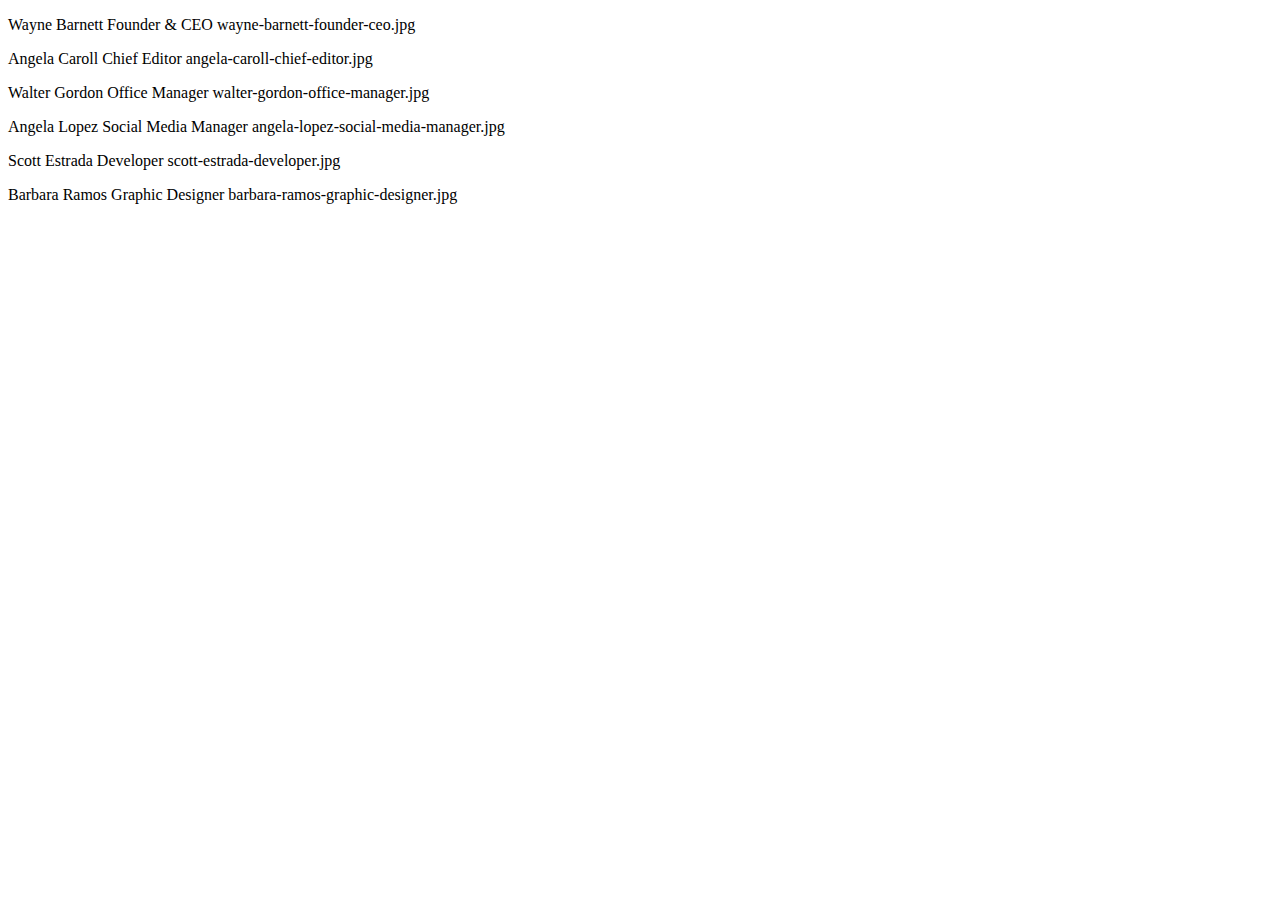
<file: index.html>
<!DOCTYPE html>
<html lang="en">
<head>
    <meta charset="UTF-8">
    <meta http-equiv="X-UA-Compatible" content="IE=edge">
    <meta name="viewport" content="width=device-width, initial-scale=1.0">
    <title>Our Team</title>
</head>
<body>
    <script type="text/javascript" src="./js/app.js"></script>
</body>
</html>
</file>
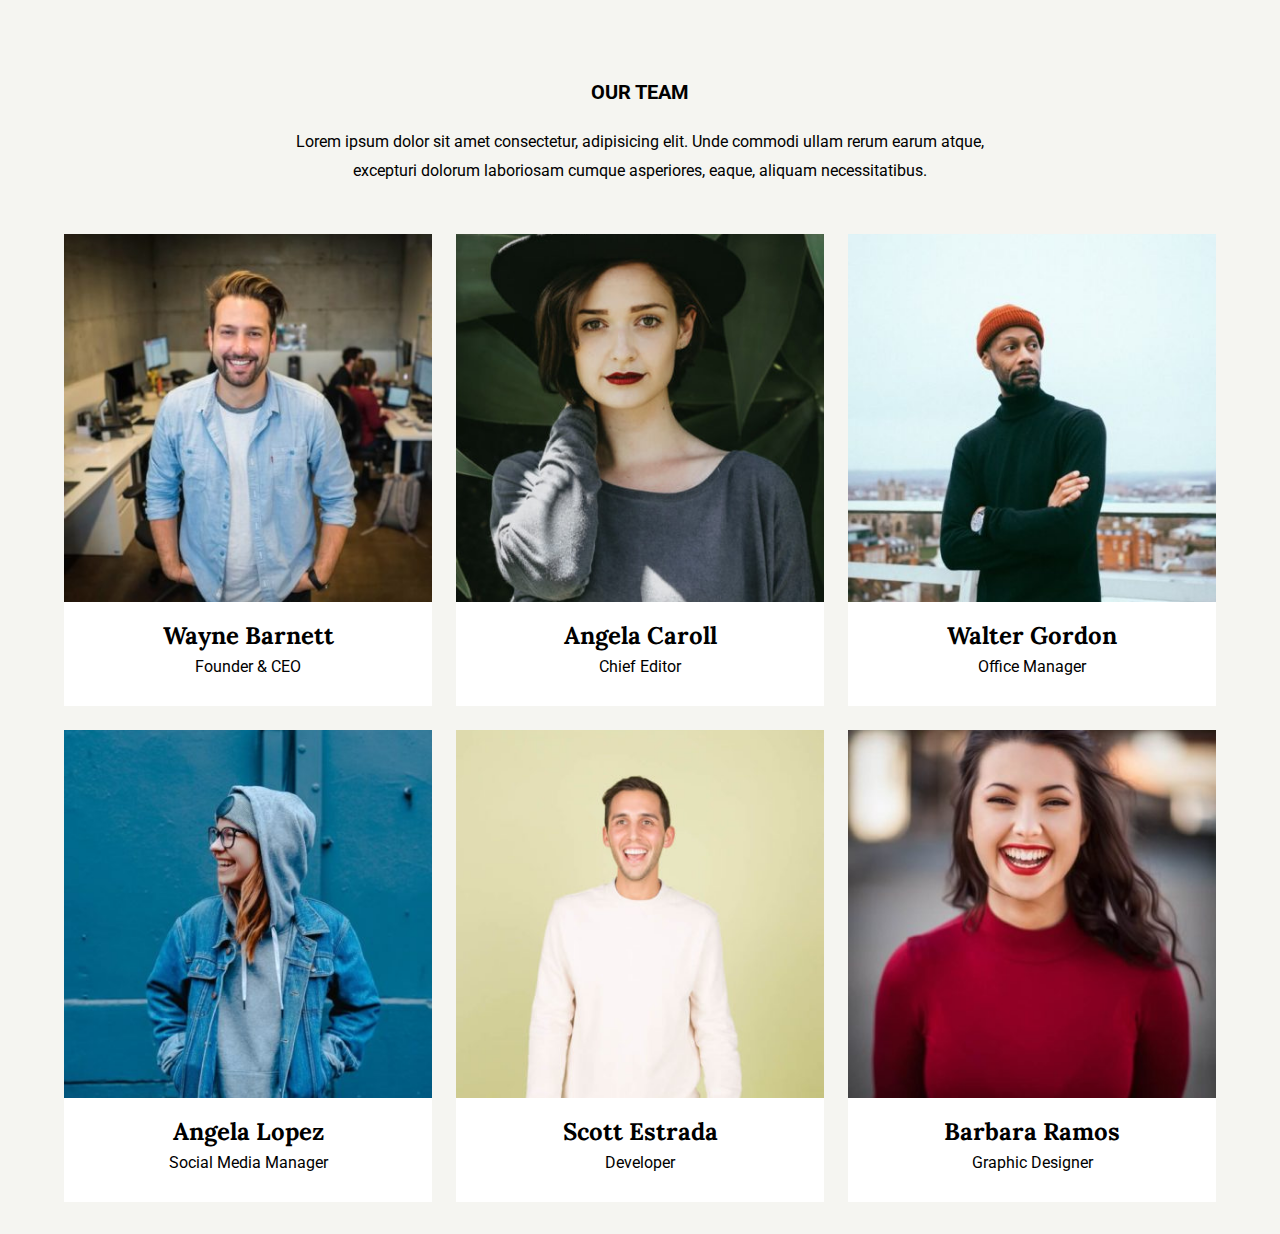
<file: bonus-3/index.html>
<!DOCTYPE html>
<html lang="en">
<head>
    <meta charset="UTF-8">
    <meta http-equiv="X-UA-Compatible" content="IE=edge">
    <meta name="viewport" content="width=device-width, initial-scale=1.0">
    <title>Our Team</title>

    <!-- Google Fonts -->
    <link rel="preconnect" href="https://fonts.googleapis.com">
    <link rel="preconnect" href="https://fonts.gstatic.com" crossorigin>
    <link href="https://fonts.googleapis.com/css2?family=Lora:wght@700&family=Roboto:wght@400;700&display=swap" rel="stylesheet">
    
    <link rel="stylesheet" href="./css/app.css">
</head>
<body>

    <main>
        <div class="container header-wrapper">
            <h1>Our Team</h1>
            <p>Lorem ipsum dolor sit amet consectetur, adipisicing elit. Unde commodi ullam rerum earum atque, excepturi dolorum laboriosam cumque asperiores, eaque, aliquam necessitatibus.</p>
        </div>
        <div class="container">
            <div class="row card-wrapper">
                
            </div>
        </div>
    </main>

    <script type="text/javascript" src="./js/app.js"></script>
</body>
</html>
</file>
<file: bonus-3/css/app.css>
* {
    box-sizing: border-box;
    padding: 0;
    margin: 0;
}

img {
    max-width: 100%;
    display: block;
}

html {
    font-family: 'Roboto', sans-serif;
    line-height: 1.8em;
}

body {
    background-color: #F5F5F1;;
}

main {
    padding: 5rem 0 2rem 0;
}

h1 {
    font-size: 1.25rem;
    font-weight: 700;
    text-transform: uppercase;
    line-height: 1.2em;
    margin-bottom: 1.5rem;
}

h2 {
    font-family: 'Lora', serif;
    padding-top: 1.5rem;
    line-height: 1.2rem;
    margin-bottom: 0.5rem;
}

.container {
    max-width: 1200px;
    padding: 0 1.5rem;
    margin: 0 auto;
}

.container.header-wrapper {
    text-align: center;
    max-width: 800px;
    padding-bottom: 3rem;
}

.row {
    display: flex;
    flex-wrap: wrap;
    gap: 1.5rem;
}

.col {
    flex-basis: 300px;
    flex-grow: 1;
}

.card {
    background-color: white;
    text-align: center;
}

.card img {
    aspect-ratio: 1 / 1;
    width: 100%;
    object-fit: cover;
    object-position: center;
}


.card p {
    padding-bottom: 1.5rem;
}
</file>
